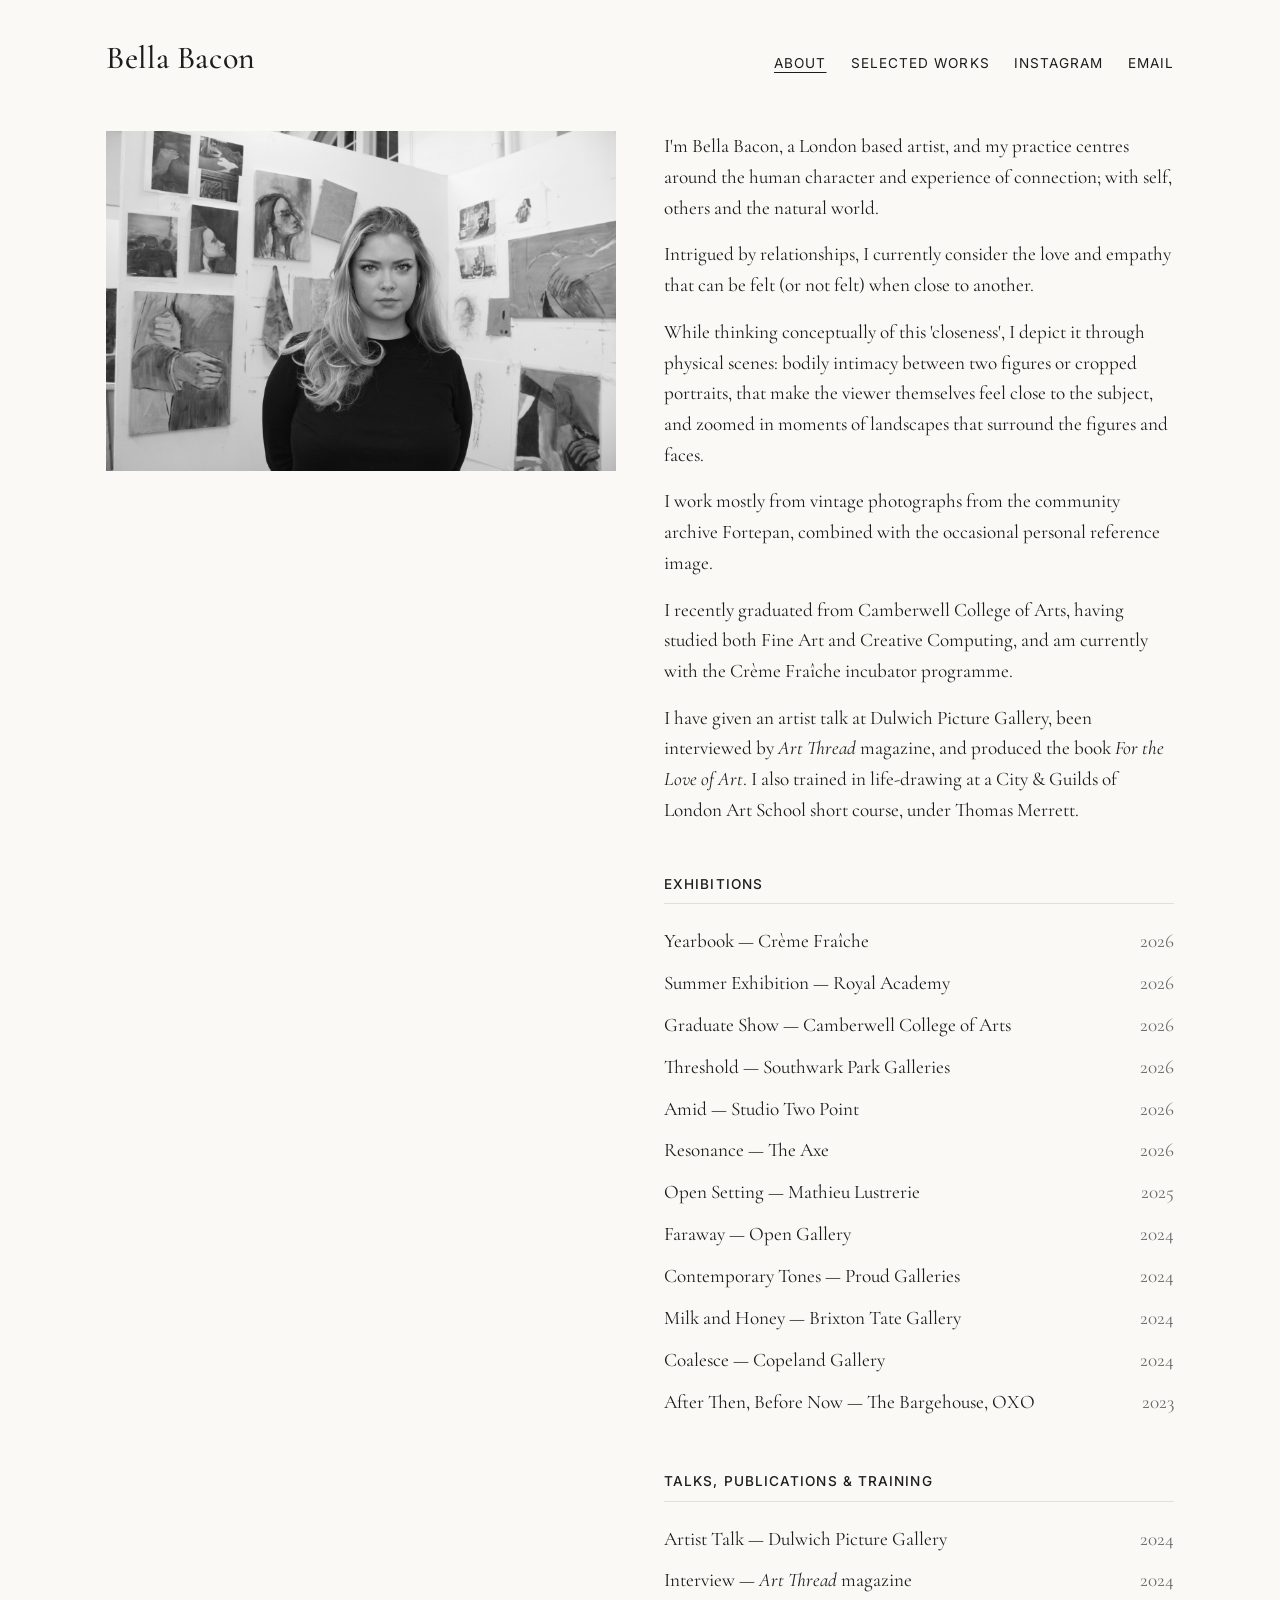
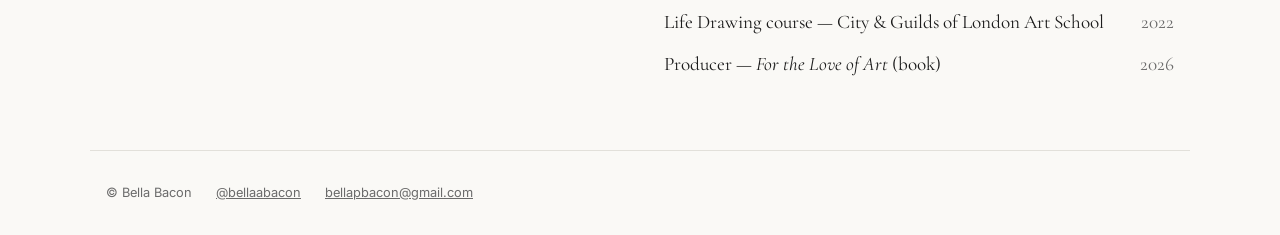
<file: index.html>
<!doctype html>
<html lang="en-GB">
<head>
  <meta charset="utf-8">
  <meta name="viewport" content="width=device-width, initial-scale=1">
  <title>Bella Bacon — London Artist</title>
  <meta name="description" content="Bella Bacon is a London based artist, working in oil, whose practice centres on human character and the experience of connection.">
  <link rel="preconnect" href="https://fonts.googleapis.com">
  <link rel="preconnect" href="https://fonts.gstatic.com" crossorigin>
  <link href="https://fonts.googleapis.com/css2?family=Cormorant+Garamond:wght@400;500&family=Inter:wght@400;500&display=swap" rel="stylesheet">
  <link rel="stylesheet" href="style.css">
</head>
<body>

  <header>
    <a class="site-title" href="index.html">Bella Bacon</a>
    <nav>
      <ul>
        <li><a href="index.html" aria-current="page">About</a></li>
        <li><a href="selected-works.html">Selected Works</a></li>
        <li><a href="https://www.instagram.com/bellaabacon/" target="_blank" rel="noopener">Instagram</a></li>
        <li><a href="mailto:bellapbacon@gmail.com">Email</a></li>
      </ul>
    </nav>
  </header>

  <main>
    <section class="intro">
      <img src="siteimageportrait.jpg"
           alt="Bella Bacon standing in front of a wall of her paintings and sketches in the studio"
           width="900" height="1200">

      <div class="bio">
        <p>I'm Bella Bacon, a London based artist, and my practice centres around the human character and experience of connection; with self, others and the natural world.</p>
        <p>Intrigued by relationships, I currently consider the love and empathy that can be felt (or not felt) when close to another.</p>
        <p>While thinking conceptually of this 'closeness', I depict it through physical scenes: bodily intimacy between two figures or cropped portraits, that make the viewer themselves feel close to the subject, and zoomed in moments of landscapes that surround the figures and faces.</p>
        <p>I work mostly from vintage photographs from the community archive Fortepan, combined with the occasional personal reference image.</p>
        <p>I recently graduated from Camberwell College of Arts, having studied both Fine Art and Creative Computing, and am currently with the Crème Fraîche incubator programme.</p>
        <p>I have given an artist talk at Dulwich Picture Gallery, been interviewed by <em>Art Thread</em> magazine, and produced the book <em>For the Love of Art</em>. I also trained in life-drawing at a City &amp; Guilds of London Art School short course, under Thomas Merrett.</p>

        <h2>Exhibitions</h2>
        <ul class="exhibitions">
          <li><span>Yearbook — Crème Fraîche</span><span class="year">2026</span></li>
          <li><span>Summer Exhibition — Royal Academy</span><span class="year">2026</span></li>
          <li><span>Graduate Show — Camberwell College of Arts</span><span class="year">2026</span></li>
          <li><span>Threshold — Southwark Park Galleries</span><span class="year">2026</span></li>
          <li><span>Amid — Studio Two Point</span><span class="year">2026</span></li>
          <li><span>Resonance — The Axe</span><span class="year">2026</span></li>
          <li><span>Open Setting — Mathieu Lustrerie</span><span class="year">2025</span></li>
          <li><span>Faraway — Open Gallery</span><span class="year">2024</span></li>
          <li><span>Contemporary Tones — Proud Galleries</span><span class="year">2024</span></li>
          <li><span>Milk and Honey — Brixton Tate Gallery</span><span class="year">2024</span></li>
          <li><span>Coalesce — Copeland Gallery</span><span class="year">2024</span></li>
          <li><span>After Then, Before Now — The Bargehouse, OXO</span><span class="year">2023</span></li>
        </ul>

        <h2>Talks, Publications &amp; Training</h2>
        <ul class="exhibitions">
          <li><span>Artist Talk — Dulwich Picture Gallery</span><span class="year">2024</span></li>
          <li><span>Interview — <em>Art Thread</em> magazine</span><span class="year">2024</span></li>
          <li><span>Life Drawing course — City &amp; Guilds of London Art School</span><span class="year">2022</span></li>
          <li><span>Producer — <em>For the Love of Art</em> (book)</span><span class="year">2026</span></li>
        </ul>
      </div>
    </section>
  </main>

  <footer>
    <span>© Bella Bacon</span>
    <a href="https://www.instagram.com/bellaabacon/" target="_blank" rel="noopener">@bellaabacon</a>
    <a href="mailto:bellapbacon@gmail.com">bellapbacon@gmail.com</a>
  </footer>

</body>
</html>
</file>
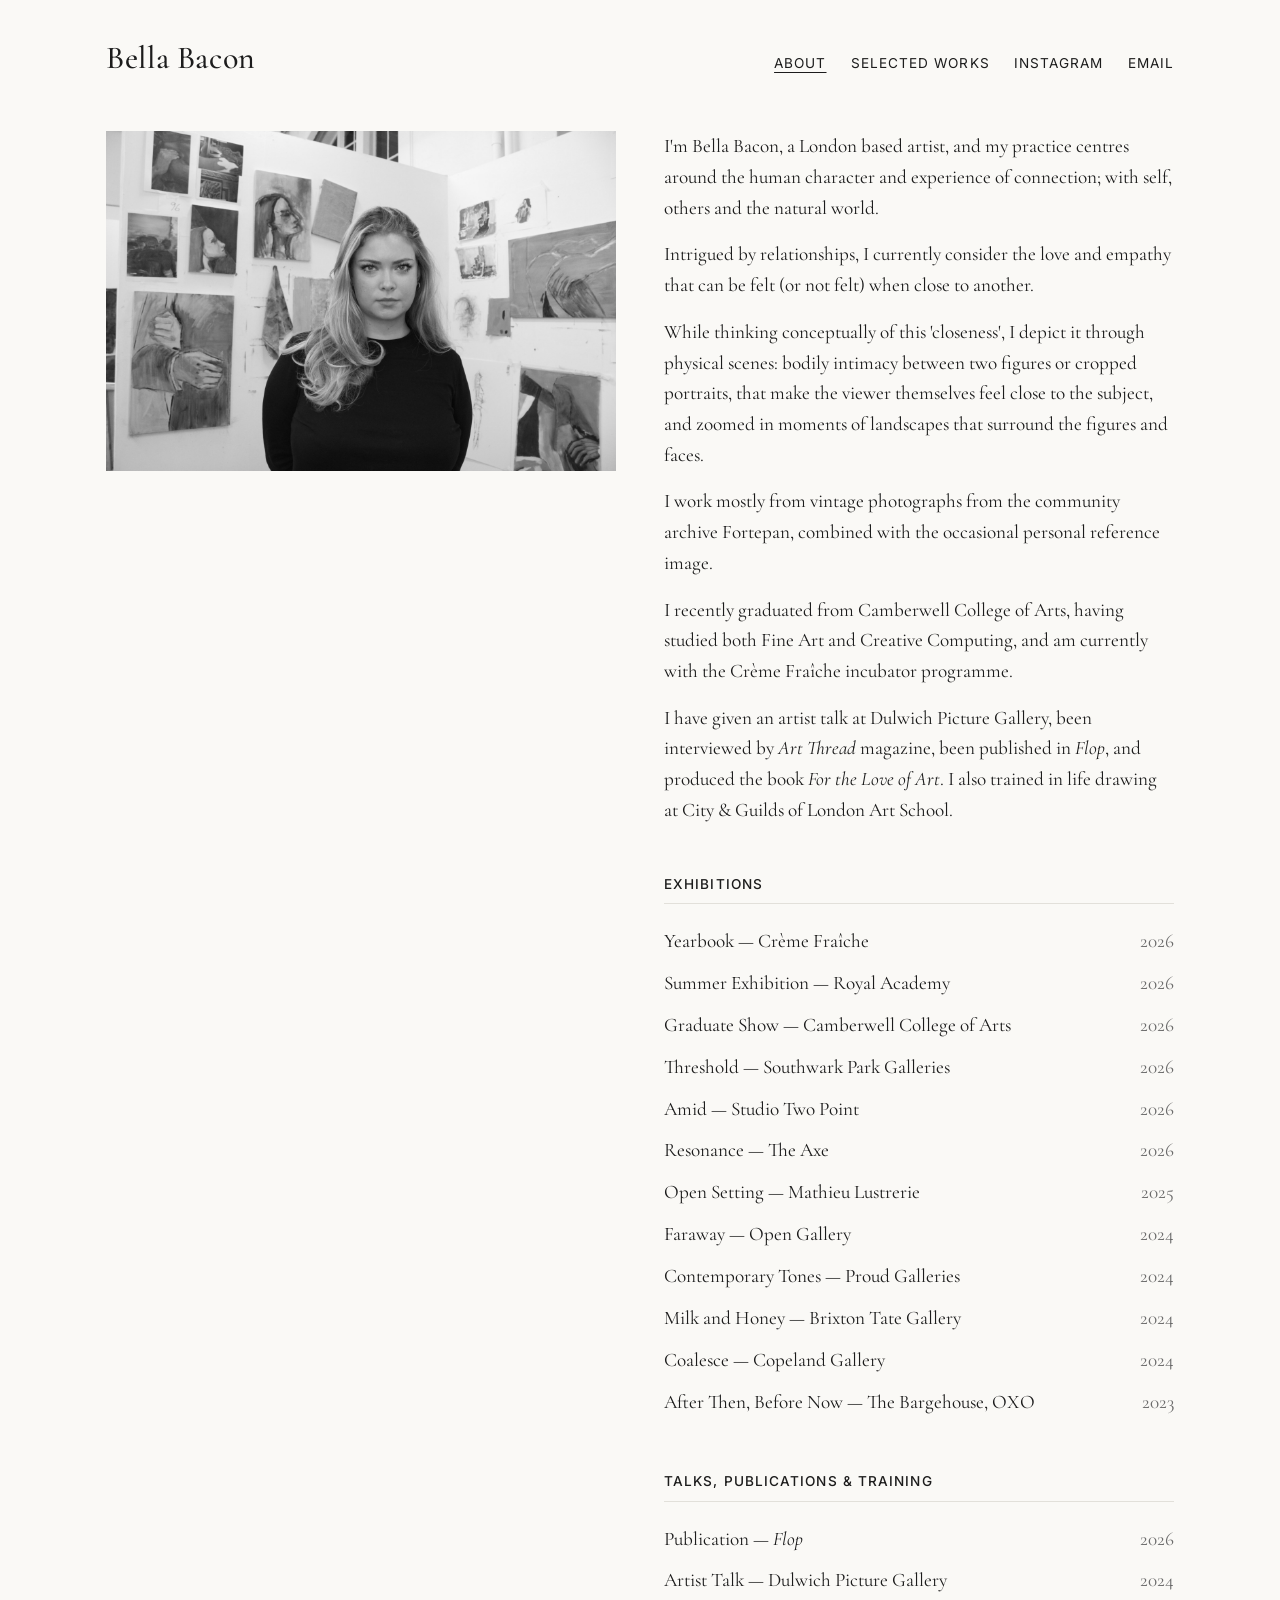
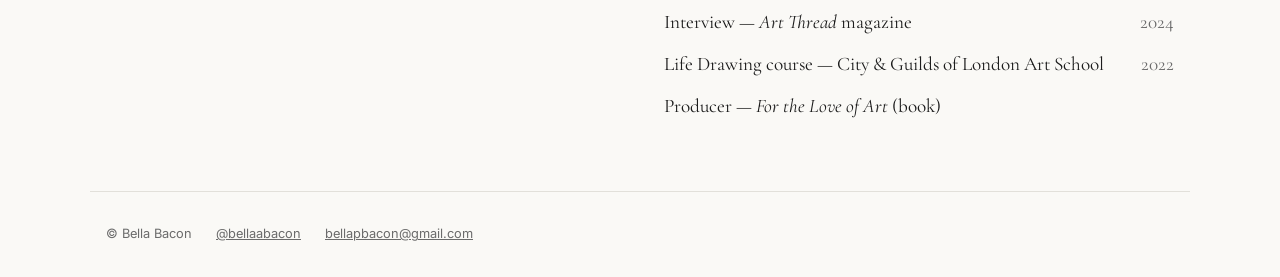
<file: index (1).html>
<!doctype html>
<html lang="en-GB">
<head>
  <meta charset="utf-8">
  <meta name="viewport" content="width=device-width, initial-scale=1">
  <title>Bella Bacon — London Artist</title>
  <meta name="description" content="Bella Bacon is a London based artist, working in oil, whose practice centres on human character and the experience of connection.">
  <link rel="preconnect" href="https://fonts.googleapis.com">
  <link rel="preconnect" href="https://fonts.gstatic.com" crossorigin>
  <link href="https://fonts.googleapis.com/css2?family=Cormorant+Garamond:wght@400;500&family=Inter:wght@400;500&display=swap" rel="stylesheet">
  <link rel="stylesheet" href="style.css">
</head>
<body>

  <header>
    <a class="site-title" href="index.html">Bella Bacon</a>
    <nav>
      <ul>
        <li><a href="index.html" aria-current="page">About</a></li>
        <li><a href="selected-works.html">Selected Works</a></li>
        <li><a href="https://www.instagram.com/bellaabacon/" target="_blank" rel="noopener">Instagram</a></li>
        <li><a href="mailto:bellapbacon@gmail.com">Email</a></li>
      </ul>
    </nav>
  </header>

  <main>
    <section class="intro">
      <img src="siteimageportrait.jpg"
           alt="Bella Bacon standing in front of a wall of her paintings and sketches in the studio"
           width="900" height="1200">

      <div class="bio">
        <p>I'm Bella Bacon, a London based artist, and my practice centres around the human character and experience of connection; with self, others and the natural world.</p>
        <p>Intrigued by relationships, I currently consider the love and empathy that can be felt (or not felt) when close to another.</p>
        <p>While thinking conceptually of this 'closeness', I depict it through physical scenes: bodily intimacy between two figures or cropped portraits, that make the viewer themselves feel close to the subject, and zoomed in moments of landscapes that surround the figures and faces.</p>
        <p>I work mostly from vintage photographs from the community archive Fortepan, combined with the occasional personal reference image.</p>
        <p>I recently graduated from Camberwell College of Arts, having studied both Fine Art and Creative Computing, and am currently with the Crème Fraîche incubator programme.</p>
        <p>I have given an artist talk at Dulwich Picture Gallery, been interviewed by <em>Art Thread</em> magazine, been published in <em>Flop</em>, and produced the book <em>For the Love of Art</em>. I also trained in life drawing at City &amp; Guilds of London Art School.</p>

        <h2>Exhibitions</h2>
        <ul class="exhibitions">
          <li><span>Yearbook — Crème Fraîche</span><span class="year">2026</span></li>
          <li><span>Summer Exhibition — Royal Academy</span><span class="year">2026</span></li>
          <li><span>Graduate Show — Camberwell College of Arts</span><span class="year">2026</span></li>
          <li><span>Threshold — Southwark Park Galleries</span><span class="year">2026</span></li>
          <li><span>Amid — Studio Two Point</span><span class="year">2026</span></li>
          <li><span>Resonance — The Axe</span><span class="year">2026</span></li>
          <li><span>Open Setting — Mathieu Lustrerie</span><span class="year">2025</span></li>
          <li><span>Faraway — Open Gallery</span><span class="year">2024</span></li>
          <li><span>Contemporary Tones — Proud Galleries</span><span class="year">2024</span></li>
          <li><span>Milk and Honey — Brixton Tate Gallery</span><span class="year">2024</span></li>
          <li><span>Coalesce — Copeland Gallery</span><span class="year">2024</span></li>
          <li><span>After Then, Before Now — The Bargehouse, OXO</span><span class="year">2023</span></li>
        </ul>

        <h2>Talks, Publications &amp; Training</h2>
        <ul class="exhibitions">
          <li><span>Publication — <em>Flop</em></span><span class="year">2026</span></li>
          <li><span>Artist Talk — Dulwich Picture Gallery</span><span class="year">2024</span></li>
          <li><span>Interview — <em>Art Thread</em> magazine</span><span class="year">2024</span></li>
          <li><span>Life Drawing course — City &amp; Guilds of London Art School</span><span class="year">2022</span></li>
          <li><span>Producer — <em>For the Love of Art</em> (book)</span><span class="year"></span></li>
        </ul>
      </div>
    </section>
  </main>

  <footer>
    <span>© Bella Bacon</span>
    <a href="https://www.instagram.com/bellaabacon/" target="_blank" rel="noopener">@bellaabacon</a>
    <a href="mailto:bellapbacon@gmail.com">bellapbacon@gmail.com</a>
  </footer>

</body>
</html>
</file>
<file: style.css>
/* Bella Bacon — shared styles */
:root {
  --bg: #faf9f6;
  --text: #1c1c1c;
  --muted: #6b6b6b;
  --line: #e2e0da;
  --max: 1100px;
}

* { box-sizing: border-box; margin: 0; padding: 0; }

body {
  background: var(--bg);
  color: var(--text);
  font-family: "Cormorant Garamond", Georgia, serif;
  font-size: 1.2rem;
  line-height: 1.6;
}

a { color: inherit; }
img { max-width: 100%; display: block; }

/* Header */
header {
  max-width: var(--max);
  margin: 0 auto;
  padding: 2rem 1rem;
  display: flex;
  flex-wrap: wrap;
  gap: 1rem;
  align-items: baseline;
  justify-content: space-between;
}
.site-title {
  font-size: 2rem;
  font-weight: 500;
  letter-spacing: 0.02em;
  text-decoration: none;
}
nav ul {
  list-style: none;
  display: flex;
  flex-wrap: wrap;
  gap: 1.5rem;
  font-family: "Inter", Helvetica, Arial, sans-serif;
  font-size: 0.85rem;
  letter-spacing: 0.08em;
  text-transform: uppercase;
}
nav a { text-decoration: none; }
nav a:hover, nav a[aria-current="page"] { text-decoration: underline; text-underline-offset: 4px; }

main {
  max-width: var(--max);
  margin: 0 auto;
  padding: 1rem 1rem 4rem;
}

/* Home */
.intro {
  display: grid;
  grid-template-columns: 1fr 1fr;
  gap: 3rem;
  align-items: start;
}
.intro img { width: 100%; height: auto; }
.bio p + p { margin-top: 1rem; }

h2 {
  font-family: "Inter", Helvetica, Arial, sans-serif;
  font-size: 0.85rem;
  font-weight: 500;
  letter-spacing: 0.08em;
  text-transform: uppercase;
  margin: 3rem 0 1rem;
  padding-bottom: 0.5rem;
  border-bottom: 1px solid var(--line);
}
.exhibitions { list-style: none; }
.exhibitions li {
  display: flex;
  justify-content: space-between;
  gap: 1rem;
  padding: 0.35rem 0;
}
.exhibitions .year { color: var(--muted); }

/* Works grid */
.works {
  display: grid;
  grid-template-columns: repeat(3, 1fr);
  gap: 1.5rem;
}
.works button {
  border: 0;
  padding: 0;
  background: none;
  cursor: zoom-in;
}
.works img {
  width: 100%;
  aspect-ratio: 4 / 5;
  object-fit: cover;
  transition: opacity 0.2s;
}
.works button:hover img { opacity: 0.85; }

/* Lightbox */
.lightbox {
  position: fixed;
  inset: 0;
  background: rgba(20, 20, 20, 0.92);
  display: none;
  align-items: center;
  justify-content: center;
  padding: 2rem;
  cursor: zoom-out;
  z-index: 10;
}
.lightbox.open { display: flex; }
.lightbox img { max-height: 90vh; width: auto; object-fit: contain; }

/* Footer */
footer {
  max-width: var(--max);
  margin: 0 auto;
  padding: 2rem 1rem;
  border-top: 1px solid var(--line);
  font-family: "Inter", Helvetica, Arial, sans-serif;
  font-size: 0.8rem;
  color: var(--muted);
  display: flex;
  flex-wrap: wrap;
  gap: 1.5rem;
}

/* Phones and small tablets */
@media (max-width: 800px) {
  .intro { grid-template-columns: 1fr; gap: 2rem; }
  .works { grid-template-columns: repeat(2, 1fr); gap: 1rem; }
}
@media (max-width: 480px) {
  .works { grid-template-columns: 1fr; }
}
</file>
